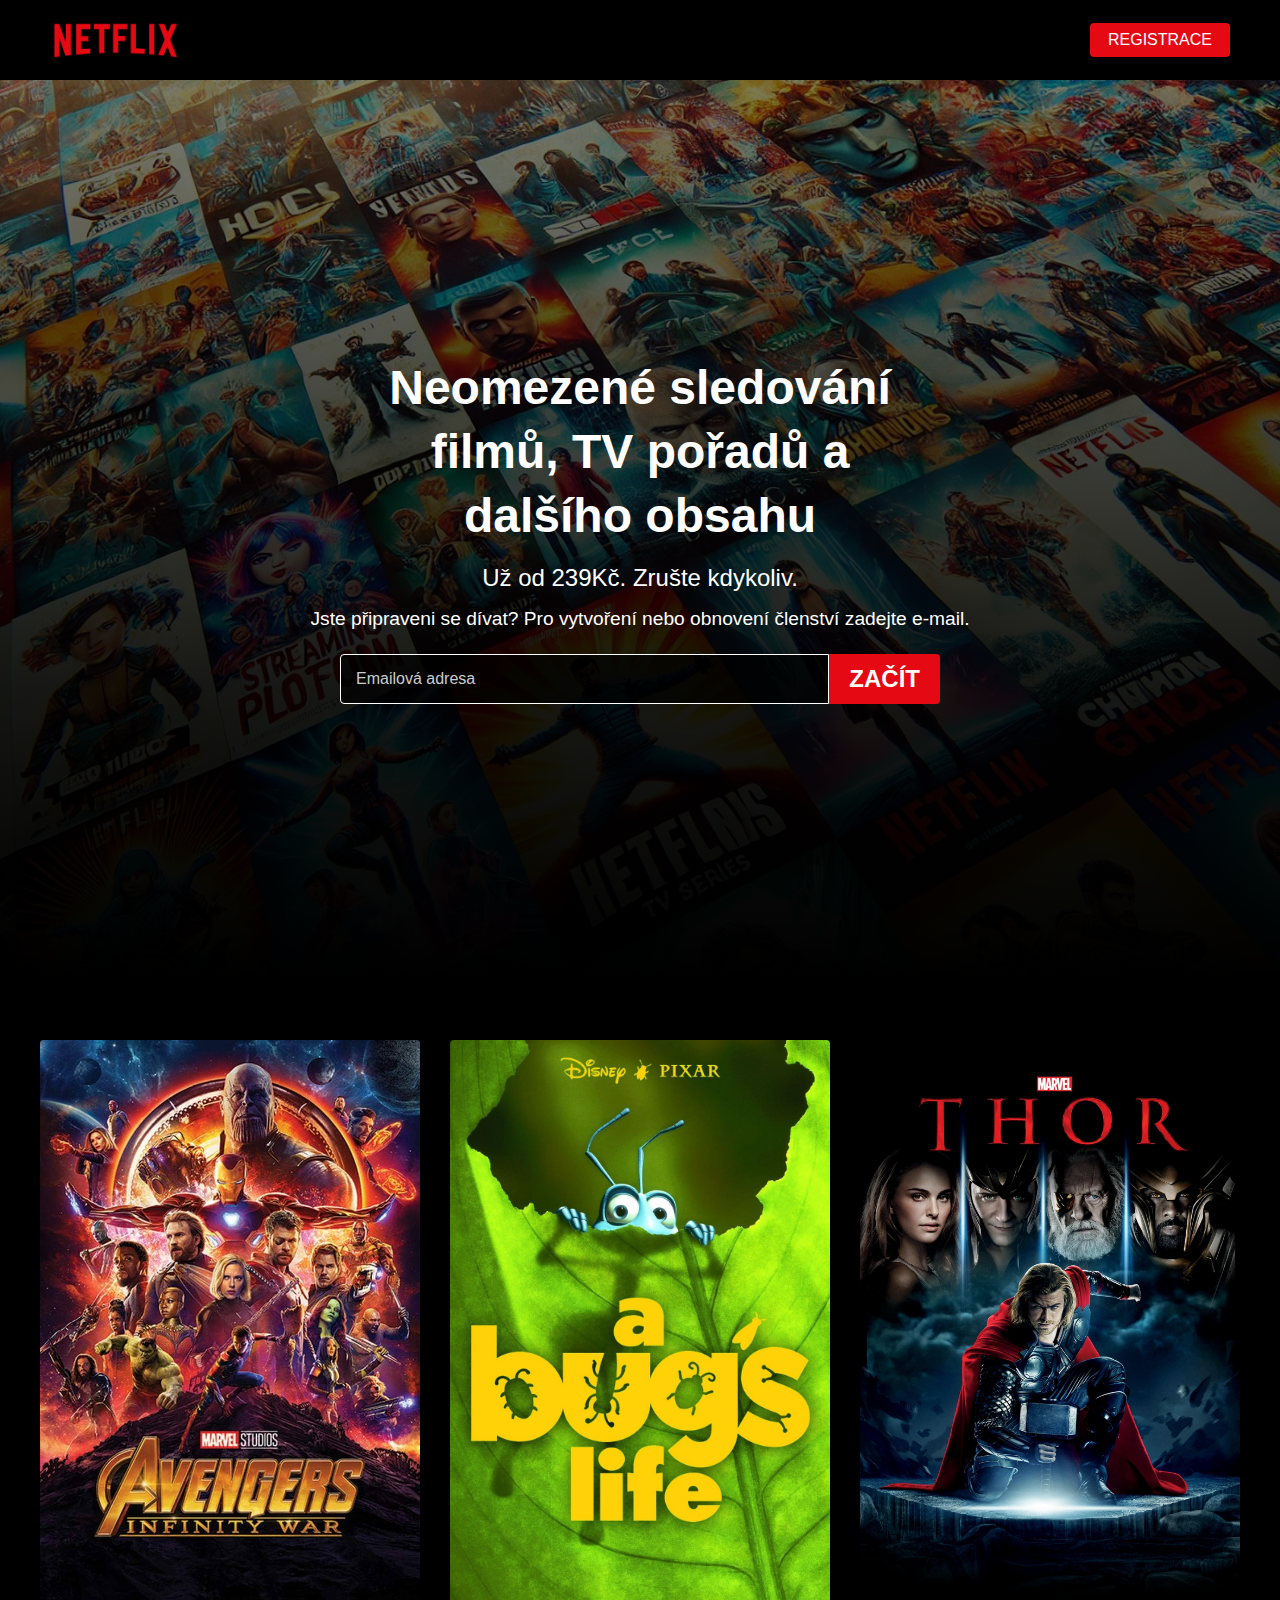
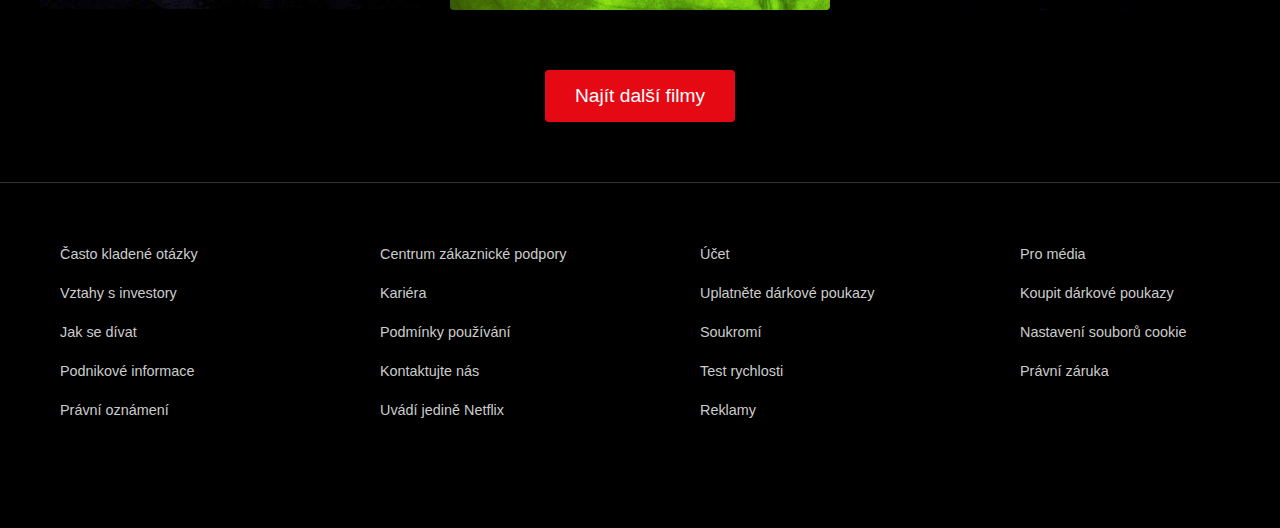
<file: Projekt Netflix_v2/index.html>
<!DOCTYPE html>
<html lang="cs">
  <head>
    <meta charset="UTF-8" />
    <meta name="viewport" content="width=device-width, initial-scale=1.0" />
    <title>Netflix Clone</title>
    <link rel="stylesheet" href="styles.css" />
    <link
      rel="stylesheet"
      href="https://cdnjs.cloudflare.com/ajax/libs/font-awesome/6.4.0/css/all.min.css"
    />
  </head>
  <body>
    <div id="backToTop" class="back-to-top">
      <i class="fa-solid fa-circle-up"></i>
    </div>
    <!-- Hlavička -->
    <header>
      <img src="images/netflixlogo.png" alt="Netflix Logo" class="logo" />
      <button class="register-btn" id="registerBtn">REGISTRACE</button>
    </header>

    <!-- Registrační formulář -->
    <div class="modal" id="registrationModal">
      <div class="modal-content">
        <form id="registrationForm">
          <div class="form-group">
            <input type="text" placeholder="Křestní jméno" required />
          </div>
          <div class="form-group">
            <input type="text" placeholder="Příjmení" required />
          </div>
          <div class="form-group">
            <input type="email" placeholder="Přihlašovací e-mail" required />
          </div>
          <div class="form-group">
            <input
              type="password"
              placeholder="Vaše heslo"
              id="password1"
              required
            />
          </div>
          <div class="form-group">
            <input
              type="password"
              placeholder="Heslo znovu"
              id="password2"
              required
            />
          </div>
          <button type="button" class="submit-btn">ODESLAT</button>
        </form>
      </div>
    </div>

    <section class="hero">
      <div class="hero-overlay"></div>
      <div class="hero-content">
        <h1>
          <span>Neomezené sledování</span>
          <span>filmů, TV pořadů a</span>
          <span>dalšího obsahu</span>
        </h1>
        <p class="price">Už od 239Kč. Zrušte kdykoliv.</p>
        <p class="cta-text">
          Jste připraveni se dívat? Pro vytvoření nebo obnovení členství zadejte
          e-mail.
        </p>
        <form class="email-form">
          <input type="email" placeholder="Emailová adresa" />
          <button type="submit">ZAČÍT</button>
        </form>
      </div>
    </section>

    <section class="movie-section">
      <div class="container">
        <div class="movie-grid">
          <div class="movie-item">
            <img src="images/avengers.jpg" alt="Avengers" class="movie-image" />
          </div>
          <div class="movie-item">
            <img
              src="images/bugs-life.jpeg"
              alt="Bugs Life"
              class="movie-image"
            />
          </div>
          <div class="movie-item">
            <img src="images/thor.jpeg" alt="Thor" class="movie-image" />
          </div>
        </div>
        <button class="find-more-btn">Najít další filmy</button>
      </div>
    </section>

    <footer class="site-footer">
      <div class="footer-container">
        <div class="footer-column">
          <a href="#">Často kladené otázky</a>
          <a href="#">Vztahy s investory</a>
          <a href="#">Jak se dívat</a>
          <a href="#">Podnikové informace</a>
          <a href="#">Právní oznámení</a>
        </div>
        <div class="footer-column">
          <a href="#">Centrum zákaznické podpory</a>
          <a href="#">Kariéra</a>
          <a href="#">Podmínky používání</a>
          <a href="#">Kontaktujte nás</a>
          <a href="#">Uvádí jedině Netflix</a>
        </div>
        <div class="footer-column">
          <a href="#">Účet</a>
          <a href="#">Uplatněte dárkové poukazy</a>
          <a href="#">Soukromí</a>
          <a href="#">Test rychlosti</a>
          <a href="#">Reklamy</a>
        </div>
        <div class="footer-column">
          <a href="#">Pro média</a>
          <a href="#">Koupit dárkové poukazy</a>
          <a href="#">Nastavení souborů cookie</a>
          <a href="#">Právní záruka</a>
        </div>
      </div>
    </footer>

    <script src="script.js"></script>
  </body>
</html>
</file>
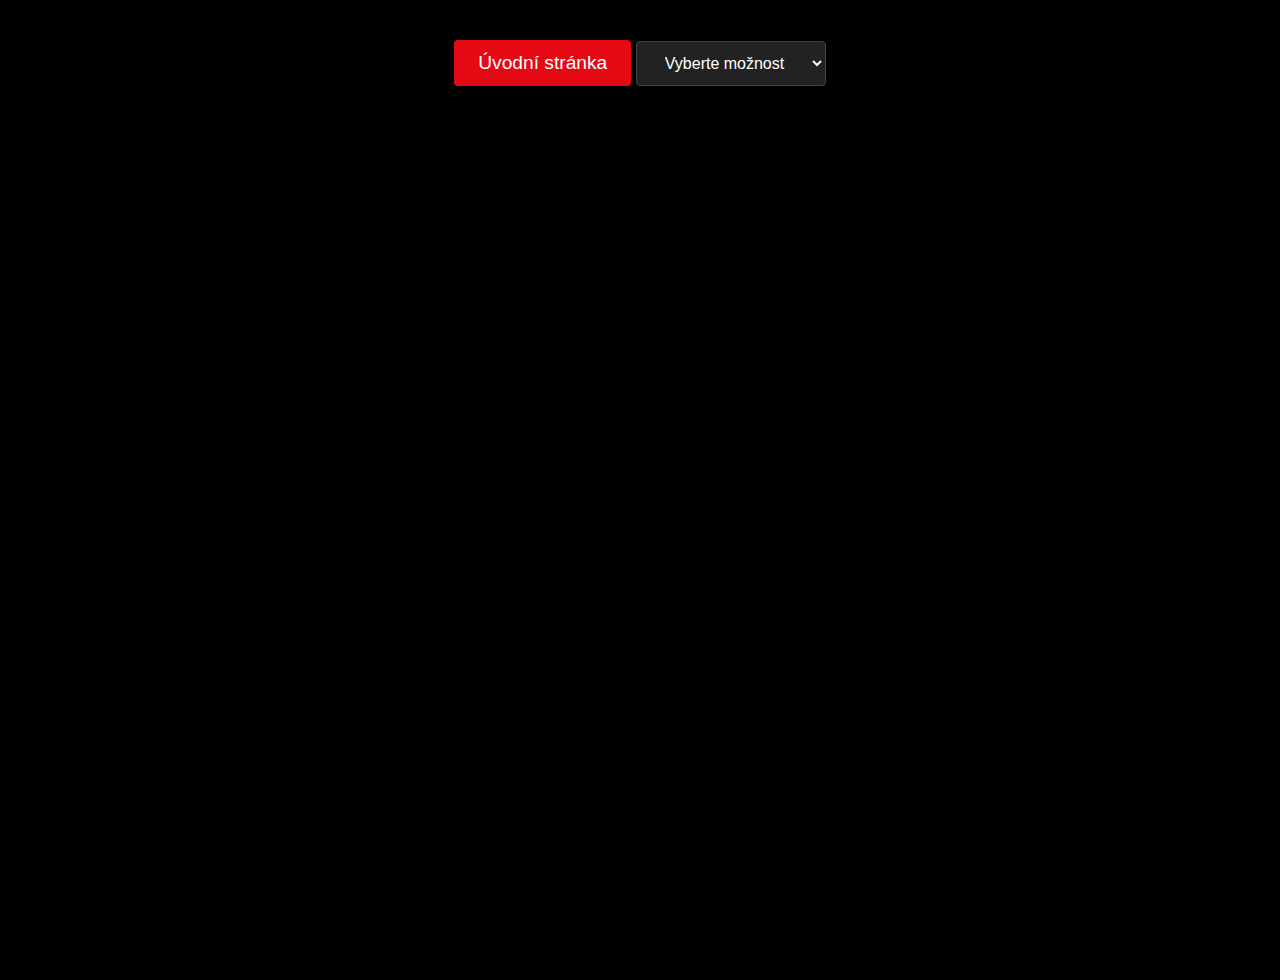
<file: Projekt Netflix_v2/movies.html>
<!DOCTYPE html>
<html lang="cs">
  <head>
    <meta charset="UTF-8" />
    <meta name="viewport" content="width=device-width, initial-scale=1.0" />
    <title>Najdi seriály</title>
    <link rel="stylesheet" href="./styles2.css" />
  </head>
  <body>
    <div class="movie-search-container">
      <a href="index.html" class="home-btn">Úvodní stránka</a>

      <select id="movieDropdown">
        <option value="">Vyberte možnost</option>
        <option value="boy">Boy</option>
        <option value="girl">Girl</option>
        <option value="avengers">Avengers</option>
      </select>

      <div id="movieResults" class="movie-results"></div>
    </div>

    <script src="./script2.js"></script>
  </body>
</html>
</file>
<file: Projekt Netflix_v2/styles.css>
* {
  margin: 0;
  padding: 0;
  box-sizing: border-box;
  font-family: Arial, sans-serif;
}

/* Šipka pro návrat nahoru */
.back-to-top {
  position: fixed;
  bottom: 30px;
  right: 30px;
  width: 50px;
  height: 50px;
  background-color: #e50914;
  color: white;
  border-radius: 50%;
  display: flex;
  align-items: center;
  justify-content: center;
  font-size: 24px;
  cursor: pointer;
  opacity: 0;
  visibility: hidden;
  transition: all 0.3s ease;
  z-index: 999;
}

.back-to-top.visible {
  opacity: 1;
  visibility: visible;
}

.back-to-top:hover {
  background-color: #f40612;
  transform: scale(1.1);
}

/* Styly pro hlavičku */
header {
  background-color: black;
  color: white;
  padding: 20px 50px;
  display: flex;
  justify-content: space-between;
  align-items: center;
}

.logo {
  height: 40px;
}

.register-btn {
  background-color: #e50914;
  color: white;
  border: none;
  padding: 8px 18px;
  font-size: 16px;
  border-radius: 4px;
  cursor: pointer;
}

/* Styly pro modal */
.modal {
  position: fixed;
  top: 0;
  left: 0;
  width: 100%;
  height: 100%;
  background-color: rgba(0, 0, 0, 0.7);
  z-index: 100;
  display: none;
  justify-content: center;
  align-items: center;
}

.modal.active {
  display: flex;
}

.modal-content {
  background-color: black;
  padding: 30px;
  width: 400px;
  border-radius: 5px;
}

.form-group {
  margin-bottom: 20px;
}

.form-group input {
  width: 100%;
  padding: 10px;
  background-color: black;
  color: white;
  border: 1px solid white;
  border-radius: 4px;
}

.form-group input:focus {
  outline: none;
}

.submit-btn {
  background-color: #e50914;
  color: white;
  border: none;
  width: 100%;
  padding: 12px;
  font-size: 16px;
  border-radius: 4px;
  cursor: pointer;
}

.password-mismatch {
  border-color: #e50914 !important;
}

.password-match {
  border-color: #5fa053 !important;
}

/* Styly pro placeholder */
input::placeholder {
  color: #ccc;
}

/* Media queries pro responzivitu */
@media (max-width: 768px) {
  header {
    padding: 1rem 1.5rem;
  }

  .logo {
    height: 2rem;
  }

  .register-btn {
    padding: 0.4rem 0.8rem;
    font-size: 0.9rem;
  }

  .modal-content {
    padding: 1.5rem;
  }
}

@media (max-width: 480px) {
  header {
    padding: 0.8rem 1rem;
  }

  .logo {
    height: 1.8rem;
  }

  .register-btn {
    padding: 0.3rem 0.6rem;
    font-size: 0.8rem;
  }

  .form-group input {
    padding: 0.5rem;
    font-size: 0.9rem;
  }

  .submit-btn {
    padding: 0.6rem;
    font-size: 0.9rem;
  }
}

/* Hero sekce s pozadím */
.hero {
  position: relative;
  height: 100vh;
  min-height: 600px;
  background: url("images/background.jpg") no-repeat center center;
  background-size: cover;
  display: flex;
  align-items: center;
  justify-content: center;
  text-align: center;
  color: white;
  padding: 0 20px;
}

.hero-overlay {
  position: absolute;
  bottom: 0;
  left: 0;
  width: 100%;
  height: 100%;
  background: linear-gradient(
    to top,
    rgba(0, 0, 0, 1) 0%,
    /* Úplně černá spodní část */ rgba(0, 0, 0, 0.9) 33%,
    /* Velmi tmavá */ rgba(0, 0, 0, 0.7) 66%,
    /* Tmavá */ rgba(0, 0, 0, 0.5) 100%
  );
}

.hero-content {
  position: relative;
  z-index: 2;
  max-width: 800px;
  width: 100%;
}

.hero h1 {
  font-size: 3rem;
  font-weight: bold;
  margin-bottom: 1rem;
  line-height: 1.2;
  display: flex;
  flex-direction: column;
}

.hero h1 span {
  margin: 0.2rem 0;
}

.price {
  font-size: 1.5rem;
  margin-bottom: 1rem;
}

.cta-text {
  font-size: 1.2rem;
  margin-bottom: 1.5rem;
}

.email-form {
  display: flex;
  max-width: 600px;
  margin: 0 auto;
}

.email-form input {
  flex-grow: 1;
  padding: 15px;
  font-size: 1rem;
  border: 1px solid white;
  background-color: rgba(0, 0, 0, 0.7);
  color: white;
  border-radius: 4px 0 0 4px;
}

.email-form input:focus {
  outline: none;
  background-color: black;
}

.email-form button {
  background-color: #e50914;
  color: white;
  border: none;
  padding: 0 20px;
  font-size: 1.5rem;
  font-weight: bold;
  cursor: pointer;
  border-radius: 0 4px 4px 0;
  white-space: nowrap;
}

.email-form input::placeholder {
  color: #ccc;
}

/* Responzivita pro hero sekci */
@media (max-width: 768px) {
  .hero h1 {
    font-size: 2.2rem;
  }

  .price {
    font-size: 1.2rem;
  }

  .cta-text {
    font-size: 1rem;
  }

  .email-form {
    flex-direction: column;
  }

  .email-form input {
    border-radius: 4px;
    margin-bottom: 10px;
  }

  .email-form button {
    border-radius: 4px;
    padding: 12px;
    font-size: 1.2rem;
  }
}

@media (max-width: 480px) {
  .hero {
    min-height: 500px;
  }

  .hero h1 {
    font-size: 1.8rem;
  }

  .price {
    font-size: 1rem;
  }

  .cta-text {
    font-size: 0.9rem;
  }

  .email-form button {
    font-size: 1rem;
  }
}

/* Movie section styles */
.movie-section {
  background-color: black;
  padding: 60px 20px;
  text-align: center;
}

.container {
  max-width: 1200px;
  margin: 0 auto;
}

.movie-grid {
  display: flex;
  justify-content: center;
  gap: 30px;
  margin-bottom: 40px;
}

.movie-item {
  flex: 0 1 calc(33.333% - 20px);
  overflow: hidden;
  border-radius: 4px;
  transition: transform 0.3s ease;
  will-change: transform;
}

.movie-image {
  width: 100%;
  height: auto;
  display: block;
  transition: transform 0.3s ease;
}

.movie-item:hover {
  transform: scale(1.1);
  z-index: 1;
}

.find-more-btn {
  background-color: #e50914;
  color: white;
  border: none;
  padding: 15px 30px;
  font-size: 1.2rem;
  border-radius: 4px;
  cursor: default;
  opacity: 0.7;
  margin-top: 20px;
}

/* Footer styles */
.site-footer {
  background-color: black;
  padding: 60px 0;
  border-top: 1px solid #333;
}

.footer-container {
  max-width: 1200px;
  margin: 0 auto;
  display: flex;
  flex-wrap: wrap;
  justify-content: space-between;
  padding: 0 20px;
}

.footer-column {
  flex: 0 1 200px;
  margin-bottom: 30px;
  display: flex;
  flex-direction: column;
}

.footer-column a {
  color: #ccc;
  text-decoration: none;
  margin-bottom: 16px;
  line-height: 1.6;
  font-size: 0.9rem;
  transition: color 0.2s ease;
  position: relative;
  display: inline-block;
}

.footer-column a:hover {
  color: white;
  text-decoration: underline;
}

/* Responsive footer */
@media (max-width: 768px) {
  .footer-container {
    flex-direction: column;
  }

  .footer-column {
    flex: 1 1 100%;
    margin-bottom: 20px;
  }

  .footer-column a {
    margin-bottom: 12px;
  }
}
</file>
<file: Projekt Netflix_v2/styles2.css>
.movie-search-container {
  background-color: black;
  min-height: 100vh;
  padding: 40px;
  text-align: center;
}

body {
  font-family: Arial, sans-serif;
  box-sizing: border-box;
  margin: 0;
  padding: 0;
  background-color: #111;
  color: white;
}

#movieDropdown {
  padding: 12px 24px;
  font-size: 16px;
  background: #222;
  color: white;
  border: 1px solid #444;
  border-radius: 4px;
}

.movie-results {
  display: flex;
  flex-wrap: wrap;
  gap: 30px;
  margin-top: 30px;
}

.movie-card {
  width: 200px;
  transform: perspective(1000px) rotateY(15deg);
  transition: transform 0.5s ease;
}

.movie-card:hover {
  transform: perspective(1000px) rotateY(0deg);
}

.movie-card img {
  width: 100%;
  height: 300px;
  object-fit: cover;
  border-radius: 8px;
  box-shadow: 0 4px 8px rgba(0, 0, 0, 0.3);
}

.movie-card h3 {
  margin-top: 10px;
  font-size: 22px;
  color: #e50914;
}

.loading {
  color: #aaa;
  font-style: italic;
}

.home-btn {
  background-color: #e50914;
  color: white;
  border: none;
  padding: 12px 24px;
  font-size: 1.2rem;
  border-radius: 4px;
  text-decoration: none;
  display: inline-block;
  margin-bottom: 30px;
  transition: background-color 0.3s;
}

.home-btn:hover {
  background-color: #f40612;
}
</file>
